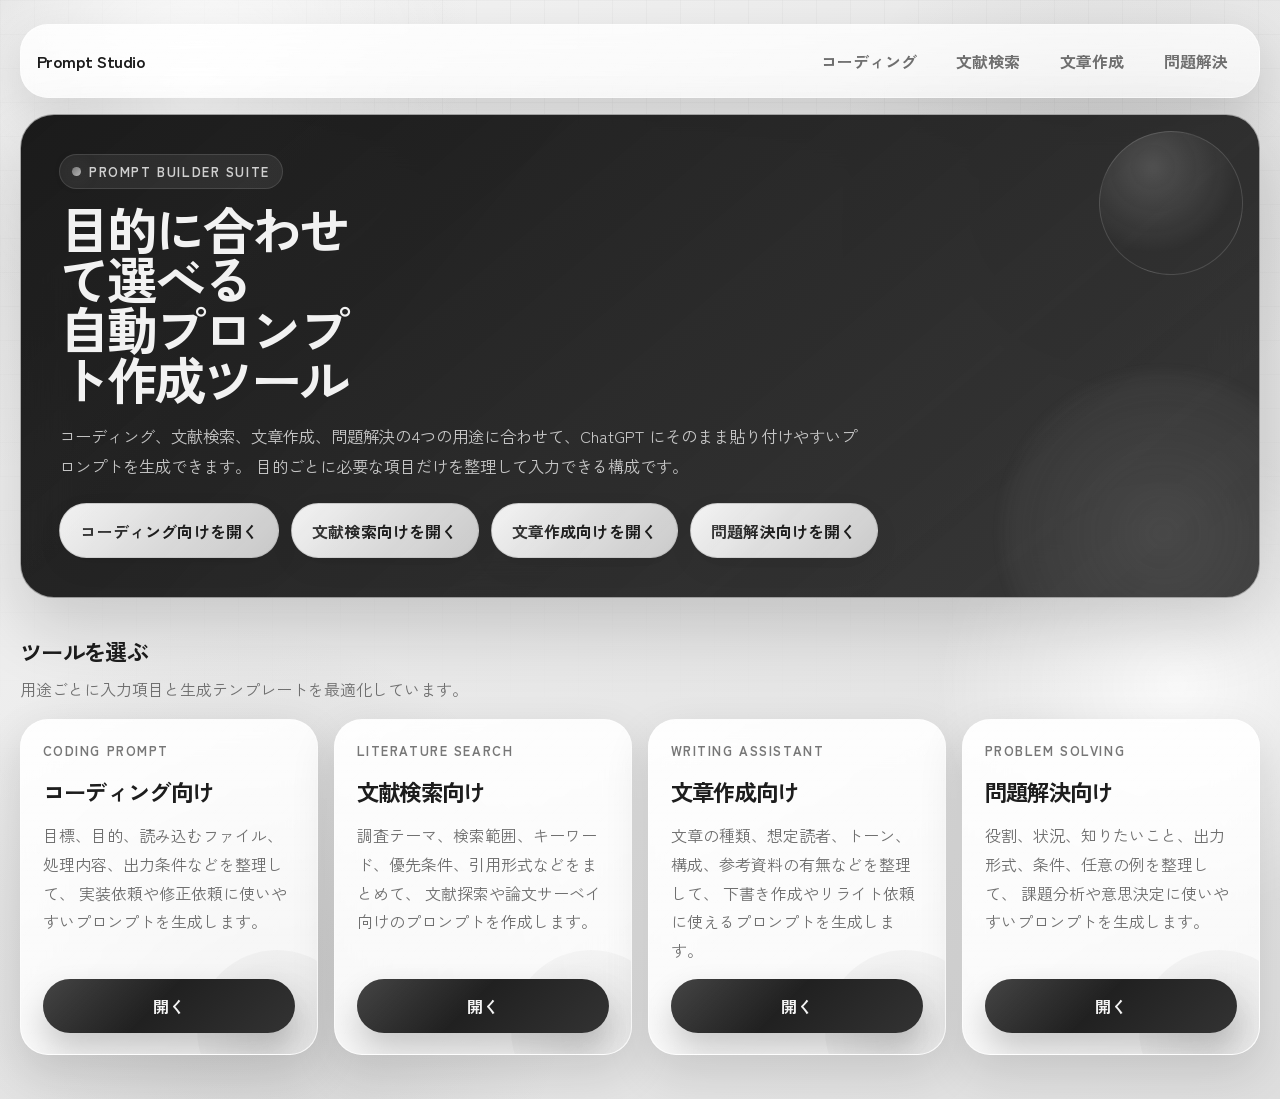
<file: index.html>
<!DOCTYPE html>
<html lang="ja">
  <head>
    <meta charset="UTF-8" />
    <meta name="viewport" content="width=device-width, initial-scale=1.0" />
    <title>Prompt Studio | 自動プロンプト作成ツール</title>
    <link rel="preconnect" href="https://fonts.googleapis.com" />
    <link rel="preconnect" href="https://fonts.gstatic.com" crossorigin />
    <link
      href="https://fonts.googleapis.com/css2?family=Zen+Kaku+Gothic+New:wght@400;500;700&family=Space+Grotesk:wght@500;700&display=swap"
      rel="stylesheet"
    />
    <link rel="stylesheet" href="styles.css" />
  </head>
  <body>
    <div class="page-shell">
      <header class="site-nav">
        <a class="brand-link" href="index.html">Prompt Studio</a>
        <nav class="nav-links" aria-label="ツール一覧">
          <a class="nav-link" href="coding.html">コーディング</a>
          <a class="nav-link" href="literature.html">文献検索</a>
          <a class="nav-link" href="writing.html">文章作成</a>
          <a class="nav-link" href="problem-solving.html">問題解決</a>
        </nav>
      </header>

      <header class="hero home-hero">
        <p class="eyebrow">Prompt Builder Suite</p>
        <h1>目的に合わせて選べる<br />自動プロンプト作成ツール</h1>
        <p class="hero-copy">
          コーディング、文献検索、文章作成、問題解決の4つの用途に合わせて、ChatGPT にそのまま貼り付けやすいプロンプトを生成できます。
          目的ごとに必要な項目だけを整理して入力できる構成です。
        </p>
        <div class="hero-actions">
          <a class="button secondary link-button" href="coding.html">コーディング向けを開く</a>
          <a class="button secondary link-button" href="literature.html">文献検索向けを開く</a>
          <a class="button secondary link-button" href="writing.html">文章作成向けを開く</a>
          <a class="button secondary link-button" href="problem-solving.html">問題解決向けを開く</a>
        </div>
      </header>

      <main class="home-main">
        <section class="home-section">
          <div class="section-heading">
            <h2>ツールを選ぶ</h2>
            <p>用途ごとに入力項目と生成テンプレートを最適化しています。</p>
          </div>

          <div class="tool-grid">
            <article class="tool-card">
              <p class="card-meta">Coding Prompt</p>
              <h3>コーディング向け</h3>
              <p class="card-copy">
                目標、目的、読み込むファイル、処理内容、出力条件などを整理して、
                実装依頼や修正依頼に使いやすいプロンプトを生成します。
              </p>
              <a class="button primary link-button" href="coding.html">開く</a>
            </article>

            <article class="tool-card">
              <p class="card-meta">Literature Search</p>
              <h3>文献検索向け</h3>
              <p class="card-copy">
                調査テーマ、検索範囲、キーワード、優先条件、引用形式などをまとめて、
                文献探索や論文サーベイ向けのプロンプトを作成します。
              </p>
              <a class="button primary link-button" href="literature.html">開く</a>
            </article>

            <article class="tool-card">
              <p class="card-meta">Writing Assistant</p>
              <h3>文章作成向け</h3>
              <p class="card-copy">
                文章の種類、想定読者、トーン、構成、参考資料の有無などを整理して、
                下書き作成やリライト依頼に使えるプロンプトを生成します。
              </p>
              <a class="button primary link-button" href="writing.html">開く</a>
            </article>

            <article class="tool-card">
              <p class="card-meta">Problem Solving</p>
              <h3>問題解決向け</h3>
              <p class="card-copy">
                役割、状況、知りたいこと、出力形式、条件、任意の例を整理して、
                課題分析や意思決定に使いやすいプロンプトを生成します。
              </p>
              <a class="button primary link-button" href="problem-solving.html">開く</a>
            </article>
          </div>
        </section>
      </main>
    </div>
  </body>
</html>
</file>
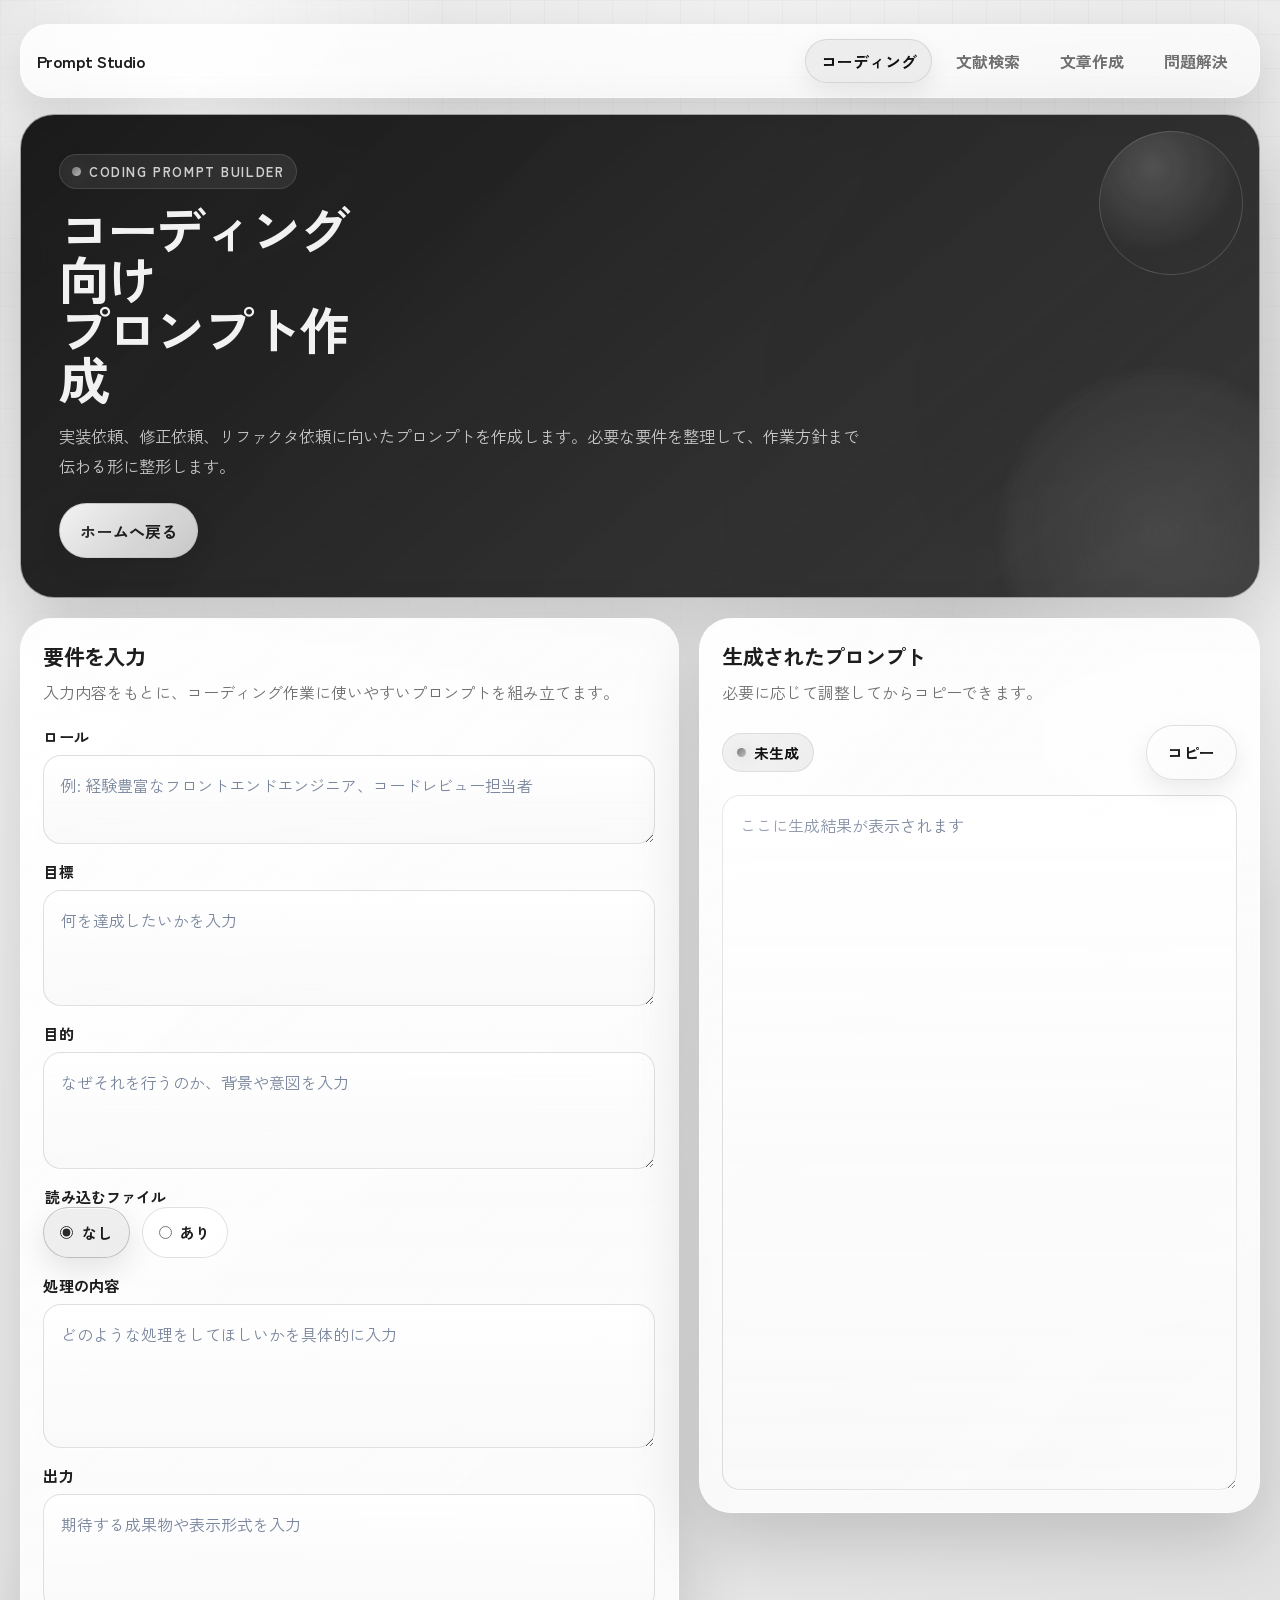
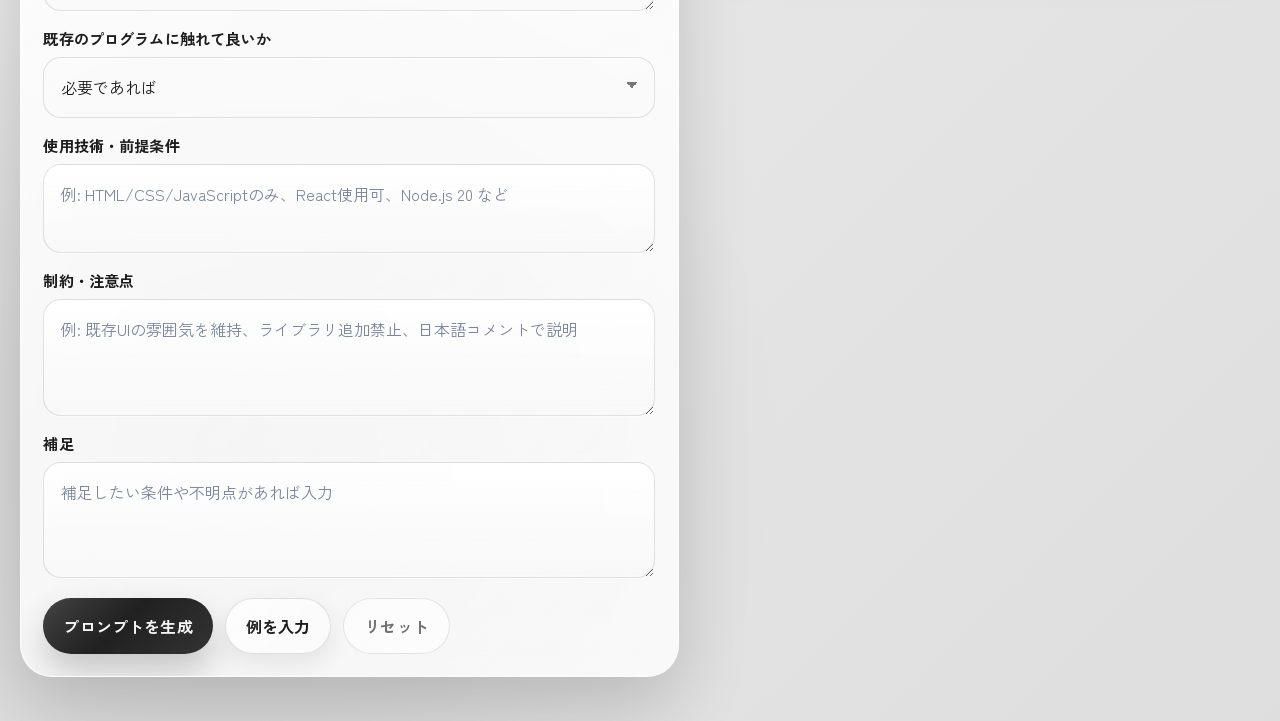
<file: coding.html>
<!DOCTYPE html>
<html lang="ja">
  <head>
    <meta charset="UTF-8" />
    <meta name="viewport" content="width=device-width, initial-scale=1.0" />
    <title>コーディング向け | 自動プロンプト作成ツール</title>
    <link rel="preconnect" href="https://fonts.googleapis.com" />
    <link rel="preconnect" href="https://fonts.gstatic.com" crossorigin />
    <link
      href="https://fonts.googleapis.com/css2?family=Zen+Kaku+Gothic+New:wght@400;500;700&family=Space+Grotesk:wght@500;700&display=swap"
      rel="stylesheet"
    />
    <link rel="stylesheet" href="styles.css" />
  </head>
  <body>
    <div class="page-shell">
      <header class="site-nav">
        <a class="brand-link" href="index.html">Prompt Studio</a>
        <nav class="nav-links" aria-label="ツール一覧">
          <a class="nav-link" href="coding.html" aria-current="page">コーディング</a>
          <a class="nav-link" href="literature.html">文献検索</a>
          <a class="nav-link" href="writing.html">文章作成</a>
          <a class="nav-link" href="problem-solving.html">問題解決</a>
        </nav>
      </header>

      <header class="hero tool-hero">
        <p id="pageEyebrow" class="eyebrow"></p>
        <h1 id="pageTitle"></h1>
        <p id="pageCopy" class="hero-copy"></p>
        <div class="hero-actions">
          <a class="button secondary link-button" href="index.html">ホームへ戻る</a>
        </div>
      </header>

      <main class="grid">
        <section class="panel form-panel">
          <div class="panel-heading">
            <h2 id="formTitle"></h2>
            <p id="formDescription"></p>
          </div>
          <form id="promptForm" class="prompt-form"></form>
        </section>

        <section class="panel output-panel">
          <div class="panel-heading">
            <h2>生成されたプロンプト</h2>
            <p>必要に応じて調整してからコピーできます。</p>
          </div>

          <div class="output-toolbar">
            <span id="statusMessage" class="status">未生成</span>
            <button type="button" id="copyButton" class="button secondary">コピー</button>
          </div>

          <textarea
            id="generatedPrompt"
            class="output-area"
            rows="24"
            placeholder="ここに生成結果が表示されます"
          ></textarea>
        </section>
      </main>
    </div>

    <script id="pageConfig" type="application/json">
      {
        "slug": "coding",
        "pageTitle": "コーディング向けプロンプト作成",
        "pageHeadingHtml": "コーディング向け<br />プロンプト作成",
        "eyebrow": "Coding Prompt Builder",
        "heroCopy": "実装依頼、修正依頼、リファクタ依頼に向いたプロンプトを作成します。必要な要件を整理して、作業方針まで伝わる形に整形します。",
        "formTitle": "要件を入力",
        "formDescription": "入力内容をもとに、コーディング作業に使いやすいプロンプトを組み立てます。",
        "storageKey": "promptBuilderCoding",
        "intro": "以下の条件で、最適な実装・設計を進めてください。",
        "guidance": "不足している前提があれば、合理的に補完したうえで提案・実装してください。必要であれば、作業前に確認事項も整理してください。",
        "expectation": "実装方針を簡潔に整理し、必要に応じてコード例、修正内容、注意点、テスト観点も示してください。",
        "fields": [
          {
            "id": "role",
            "label": "ロール",
            "type": "textarea",
            "rows": 2,
            "placeholder": "例: 経験豊富なフロントエンドエンジニア、コードレビュー担当者"
          },
          {
            "id": "goal",
            "label": "目標",
            "type": "textarea",
            "rows": 3,
            "required": true,
            "placeholder": "何を達成したいかを入力"
          },
          {
            "id": "purpose",
            "label": "目的",
            "type": "textarea",
            "rows": 3,
            "placeholder": "なぜそれを行うのか、背景や意図を入力"
          },
          {
            "id": "hasFiles",
            "label": "読み込むファイル",
            "type": "radio",
            "options": ["なし", "あり"],
            "default": "なし"
          },
          {
            "id": "files",
            "label": "読み込むファイル名・場所",
            "type": "textarea",
            "rows": 2,
            "placeholder": "例: src/app.js, config/settings.json",
            "conditional": { "field": "hasFiles", "value": "あり" }
          },
          {
            "id": "fileSummary",
            "label": "ファイル概要",
            "type": "textarea",
            "rows": 3,
            "placeholder": "各ファイルの役割や中身の概要を入力",
            "conditional": { "field": "hasFiles", "value": "あり" }
          },
          {
            "id": "process",
            "label": "処理の内容",
            "type": "textarea",
            "rows": 4,
            "required": true,
            "placeholder": "どのような処理をしてほしいかを具体的に入力"
          },
          {
            "id": "output",
            "label": "出力",
            "type": "textarea",
            "rows": 3,
            "required": true,
            "placeholder": "期待する成果物や表示形式を入力"
          },
          {
            "id": "touchExisting",
            "label": "既存のプログラムに触れて良いか",
            "type": "select",
            "options": ["はい", "いいえ", "必要であれば"],
            "default": "必要であれば"
          },
          {
            "id": "stack",
            "label": "使用技術・前提条件",
            "type": "textarea",
            "rows": 2,
            "placeholder": "例: HTML/CSS/JavaScriptのみ、React使用可、Node.js 20 など"
          },
          {
            "id": "constraints",
            "label": "制約・注意点",
            "type": "textarea",
            "rows": 3,
            "placeholder": "例: 既存UIの雰囲気を維持、ライブラリ追加禁止、日本語コメントで説明"
          },
          {
            "id": "notes",
            "label": "補足",
            "type": "textarea",
            "rows": 3,
            "placeholder": "補足したい条件や不明点があれば入力"
          }
        ],
        "promptSections": [
          { "title": "＃ロール", "field": "role" },
          { "title": "＃目標", "field": "goal" },
          { "title": "＃目的", "field": "purpose" },
          { "title": "＃読み込むファイル", "field": "hasFiles" },
          {
            "title": "＃読み込むファイル名・場所",
            "field": "files",
            "emptyFallback": "未指定",
            "conditional": { "field": "hasFiles", "value": "あり" }
          },
          {
            "title": "＃ファイル概要",
            "field": "fileSummary",
            "emptyFallback": "未指定",
            "conditional": { "field": "hasFiles", "value": "あり" }
          },
          { "title": "＃処理の内容", "field": "process" },
          { "title": "＃出力", "field": "output" },
          { "title": "＃既存のプログラムに触れて良いか", "field": "touchExisting" },
          { "title": "＃使用技術・前提条件", "field": "stack" },
          { "title": "＃制約・注意点", "field": "constraints" },
          { "title": "＃補足", "field": "notes" }
        ],
        "exampleData": {
          "role": "経験豊富なフロントエンドエンジニアとして対応してほしい。",
          "goal": "既存の問い合わせフォームを改善し、入力内容から適切なバリデーションと送信処理を実装したい。",
          "purpose": "入力ミスを減らし、送信失敗時の原因を分かりやすくして、問い合わせ完了率を上げたい。",
          "hasFiles": "あり",
          "files": "index.html, styles.css, script.js",
          "fileSummary": "index.html はフォーム構造、styles.css は画面デザイン、script.js は送信処理とバリデーションを担当している。",
          "process": "必須項目チェック、メールアドレス形式チェック、エラー表示、送信中の二重送信防止、成功時メッセージ表示を実装したい。",
          "output": "修正後のコードと、どのような変更を行ったかの説明を出力してほしい。",
          "touchExisting": "必要であれば",
          "stack": "HTML/CSS/JavaScriptのみで対応。外部ライブラリは追加しない。",
          "constraints": "既存の見た目は大きく変えず、モバイル表示も崩さないようにしたい。",
          "notes": "必要なら改善案も追加で提案してほしい。"
        }
      }
    </script>
    <script src="script.js"></script>
  </body>
</html>
</file>
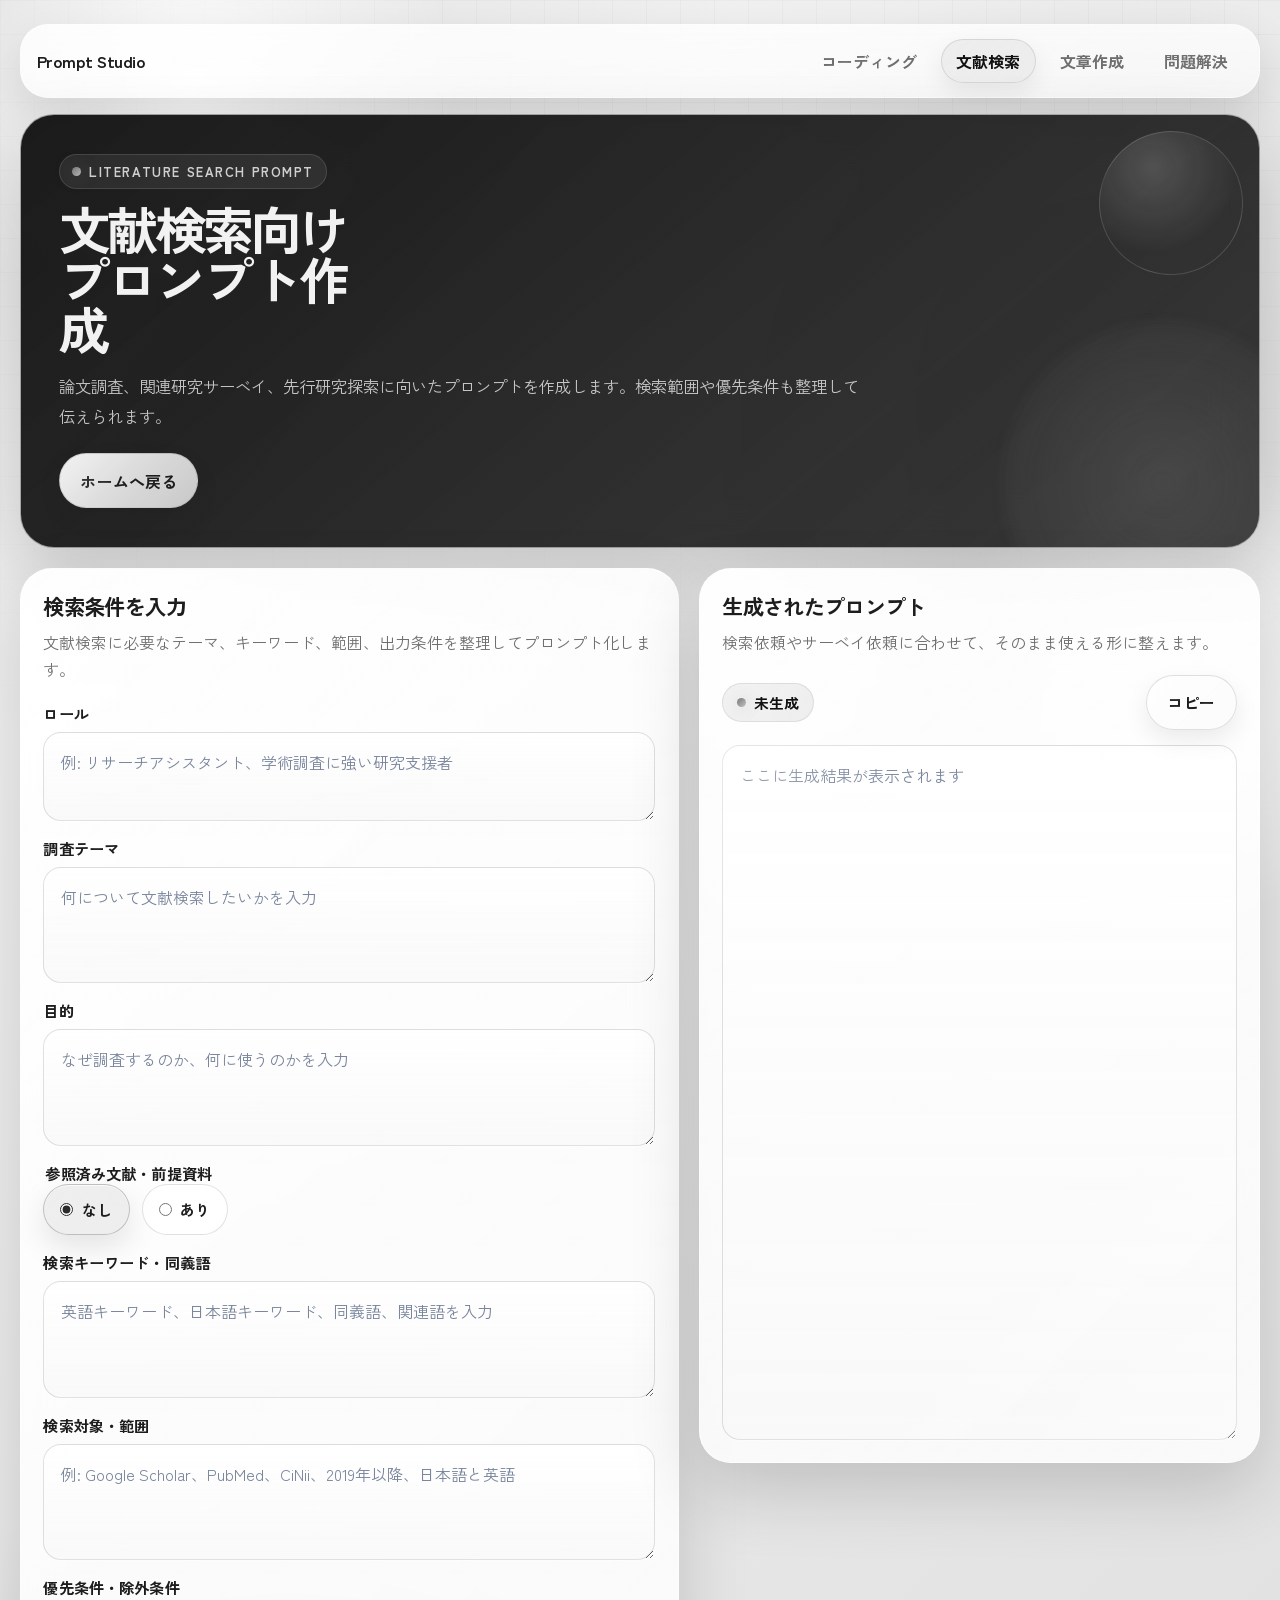
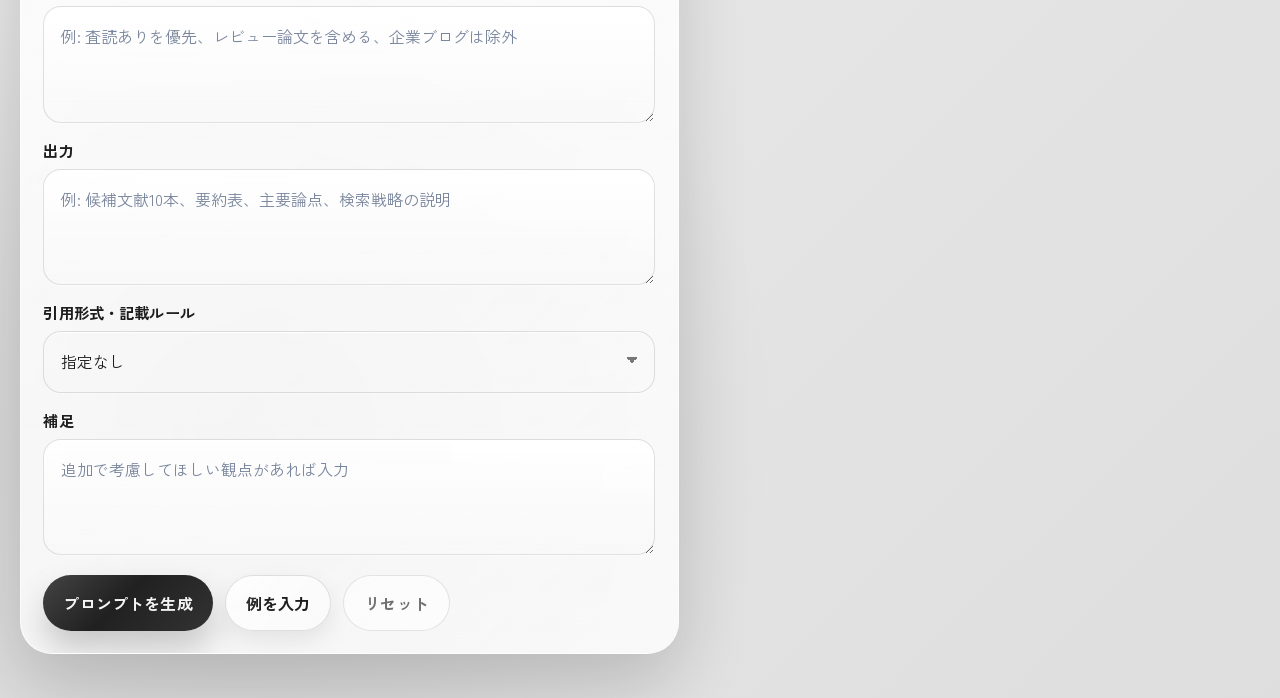
<file: literature.html>
<!DOCTYPE html>
<html lang="ja">
  <head>
    <meta charset="UTF-8" />
    <meta name="viewport" content="width=device-width, initial-scale=1.0" />
    <title>文献検索向け | 自動プロンプト作成ツール</title>
    <link rel="preconnect" href="https://fonts.googleapis.com" />
    <link rel="preconnect" href="https://fonts.gstatic.com" crossorigin />
    <link
      href="https://fonts.googleapis.com/css2?family=Zen+Kaku+Gothic+New:wght@400;500;700&family=Space+Grotesk:wght@500;700&display=swap"
      rel="stylesheet"
    />
    <link rel="stylesheet" href="styles.css" />
  </head>
  <body>
    <div class="page-shell">
      <header class="site-nav">
        <a class="brand-link" href="index.html">Prompt Studio</a>
        <nav class="nav-links" aria-label="ツール一覧">
          <a class="nav-link" href="coding.html">コーディング</a>
          <a class="nav-link" href="literature.html" aria-current="page">文献検索</a>
          <a class="nav-link" href="writing.html">文章作成</a>
          <a class="nav-link" href="problem-solving.html">問題解決</a>
        </nav>
      </header>

      <header class="hero tool-hero">
        <p id="pageEyebrow" class="eyebrow"></p>
        <h1 id="pageTitle"></h1>
        <p id="pageCopy" class="hero-copy"></p>
        <div class="hero-actions">
          <a class="button secondary link-button" href="index.html">ホームへ戻る</a>
        </div>
      </header>

      <main class="grid">
        <section class="panel form-panel">
          <div class="panel-heading">
            <h2 id="formTitle"></h2>
            <p id="formDescription"></p>
          </div>
          <form id="promptForm" class="prompt-form"></form>
        </section>

        <section class="panel output-panel">
          <div class="panel-heading">
            <h2>生成されたプロンプト</h2>
            <p>検索依頼やサーベイ依頼に合わせて、そのまま使える形に整えます。</p>
          </div>

          <div class="output-toolbar">
            <span id="statusMessage" class="status">未生成</span>
            <button type="button" id="copyButton" class="button secondary">コピー</button>
          </div>

          <textarea
            id="generatedPrompt"
            class="output-area"
            rows="24"
            placeholder="ここに生成結果が表示されます"
          ></textarea>
        </section>
      </main>
    </div>

    <script id="pageConfig" type="application/json">
      {
        "slug": "literature",
        "pageTitle": "文献検索向けプロンプト作成",
        "pageHeadingHtml": "文献検索向け<br />プロンプト作成",
        "eyebrow": "Literature Search Prompt",
        "heroCopy": "論文調査、関連研究サーベイ、先行研究探索に向いたプロンプトを作成します。検索範囲や優先条件も整理して伝えられます。",
        "formTitle": "検索条件を入力",
        "formDescription": "文献検索に必要なテーマ、キーワード、範囲、出力条件を整理してプロンプト化します。",
        "storageKey": "promptBuilderLiterature",
        "intro": "以下の条件で、文献検索と関連研究の整理を進めてください。",
        "guidance": "信頼性の高い情報源を優先し、検索戦略が分かる形で候補文献と要点を整理してください。不足条件があれば合理的に補ってください。",
        "expectation": "検索語の提案、検索範囲、候補文献、各文献の要点、比較観点、引用情報、追加で探すべき観点まで整理してください。",
        "fields": [
          {
            "id": "role",
            "label": "ロール",
            "type": "textarea",
            "rows": 2,
            "placeholder": "例: リサーチアシスタント、学術調査に強い研究支援者"
          },
          {
            "id": "topic",
            "label": "調査テーマ",
            "type": "textarea",
            "rows": 3,
            "required": true,
            "placeholder": "何について文献検索したいかを入力"
          },
          {
            "id": "purpose",
            "label": "目的",
            "type": "textarea",
            "rows": 3,
            "placeholder": "なぜ調査するのか、何に使うのかを入力"
          },
          {
            "id": "hasSources",
            "label": "参照済み文献・前提資料",
            "type": "radio",
            "options": ["なし", "あり"],
            "default": "なし"
          },
          {
            "id": "sources",
            "label": "文献名・URL・資料名",
            "type": "textarea",
            "rows": 2,
            "placeholder": "例: 論文名、URL、書籍名、レビュー記事など",
            "conditional": { "field": "hasSources", "value": "あり" }
          },
          {
            "id": "sourceSummary",
            "label": "前提資料の概要",
            "type": "textarea",
            "rows": 3,
            "placeholder": "既に分かっていること、参照資料の中身や目的を入力",
            "conditional": { "field": "hasSources", "value": "あり" }
          },
          {
            "id": "keywords",
            "label": "検索キーワード・同義語",
            "type": "textarea",
            "rows": 3,
            "required": true,
            "placeholder": "英語キーワード、日本語キーワード、同義語、関連語を入力"
          },
          {
            "id": "scope",
            "label": "検索対象・範囲",
            "type": "textarea",
            "rows": 3,
            "required": true,
            "placeholder": "例: Google Scholar、PubMed、CiNii、2019年以降、日本語と英語"
          },
          {
            "id": "priority",
            "label": "優先条件・除外条件",
            "type": "textarea",
            "rows": 3,
            "placeholder": "例: 査読ありを優先、レビュー論文を含める、企業ブログは除外"
          },
          {
            "id": "output",
            "label": "出力",
            "type": "textarea",
            "rows": 3,
            "required": true,
            "placeholder": "例: 候補文献10本、要約表、主要論点、検索戦略の説明"
          },
          {
            "id": "citationStyle",
            "label": "引用形式・記載ルール",
            "type": "select",
            "options": ["指定なし", "APA", "MLA", "Chicago", "SIST"],
            "default": "指定なし"
          },
          {
            "id": "notes",
            "label": "補足",
            "type": "textarea",
            "rows": 3,
            "placeholder": "追加で考慮してほしい観点があれば入力"
          }
        ],
        "promptSections": [
          { "title": "＃ロール", "field": "role" },
          { "title": "＃調査テーマ", "field": "topic" },
          { "title": "＃目的", "field": "purpose" },
          { "title": "＃参照済み文献・前提資料", "field": "hasSources" },
          {
            "title": "＃文献名・URL・資料名",
            "field": "sources",
            "emptyFallback": "未指定",
            "conditional": { "field": "hasSources", "value": "あり" }
          },
          {
            "title": "＃前提資料の概要",
            "field": "sourceSummary",
            "emptyFallback": "未指定",
            "conditional": { "field": "hasSources", "value": "あり" }
          },
          { "title": "＃検索キーワード・同義語", "field": "keywords" },
          { "title": "＃検索対象・範囲", "field": "scope" },
          { "title": "＃優先条件・除外条件", "field": "priority" },
          { "title": "＃出力", "field": "output" },
          { "title": "＃引用形式・記載ルール", "field": "citationStyle" },
          { "title": "＃補足", "field": "notes" }
        ],
        "exampleData": {
          "role": "研究支援に慣れたリサーチアシスタントとして対応してほしい。",
          "topic": "生成AIを活用したプログラミング教育支援に関する最近の研究動向を調べたい。",
          "purpose": "卒業研究の関連研究整理に使うため、主要テーマと研究ギャップを把握したい。",
          "hasSources": "あり",
          "sources": "Google Scholar の検索結果、教育工学系の先行論文数本",
          "sourceSummary": "学習支援、コード補完、フィードバック自動化に関する文献をいくつか確認済み。",
          "keywords": "generative AI programming education, AI-assisted coding education, code feedback, computer science education",
          "scope": "Google Scholar、ACM Digital Library、IEEE Xplore、2022年以降、英語文献中心",
          "priority": "査読付き論文を優先し、ニュース記事や企業ブログは除外したい。",
          "output": "主要文献10本程度、各文献の要点、比較表、研究ギャップの整理を出力してほしい。",
          "citationStyle": "APA",
          "notes": "可能なら教育効果の評価方法についても注目して整理してほしい。"
        }
      }
    </script>
    <script src="script.js"></script>
  </body>
</html>
</file>
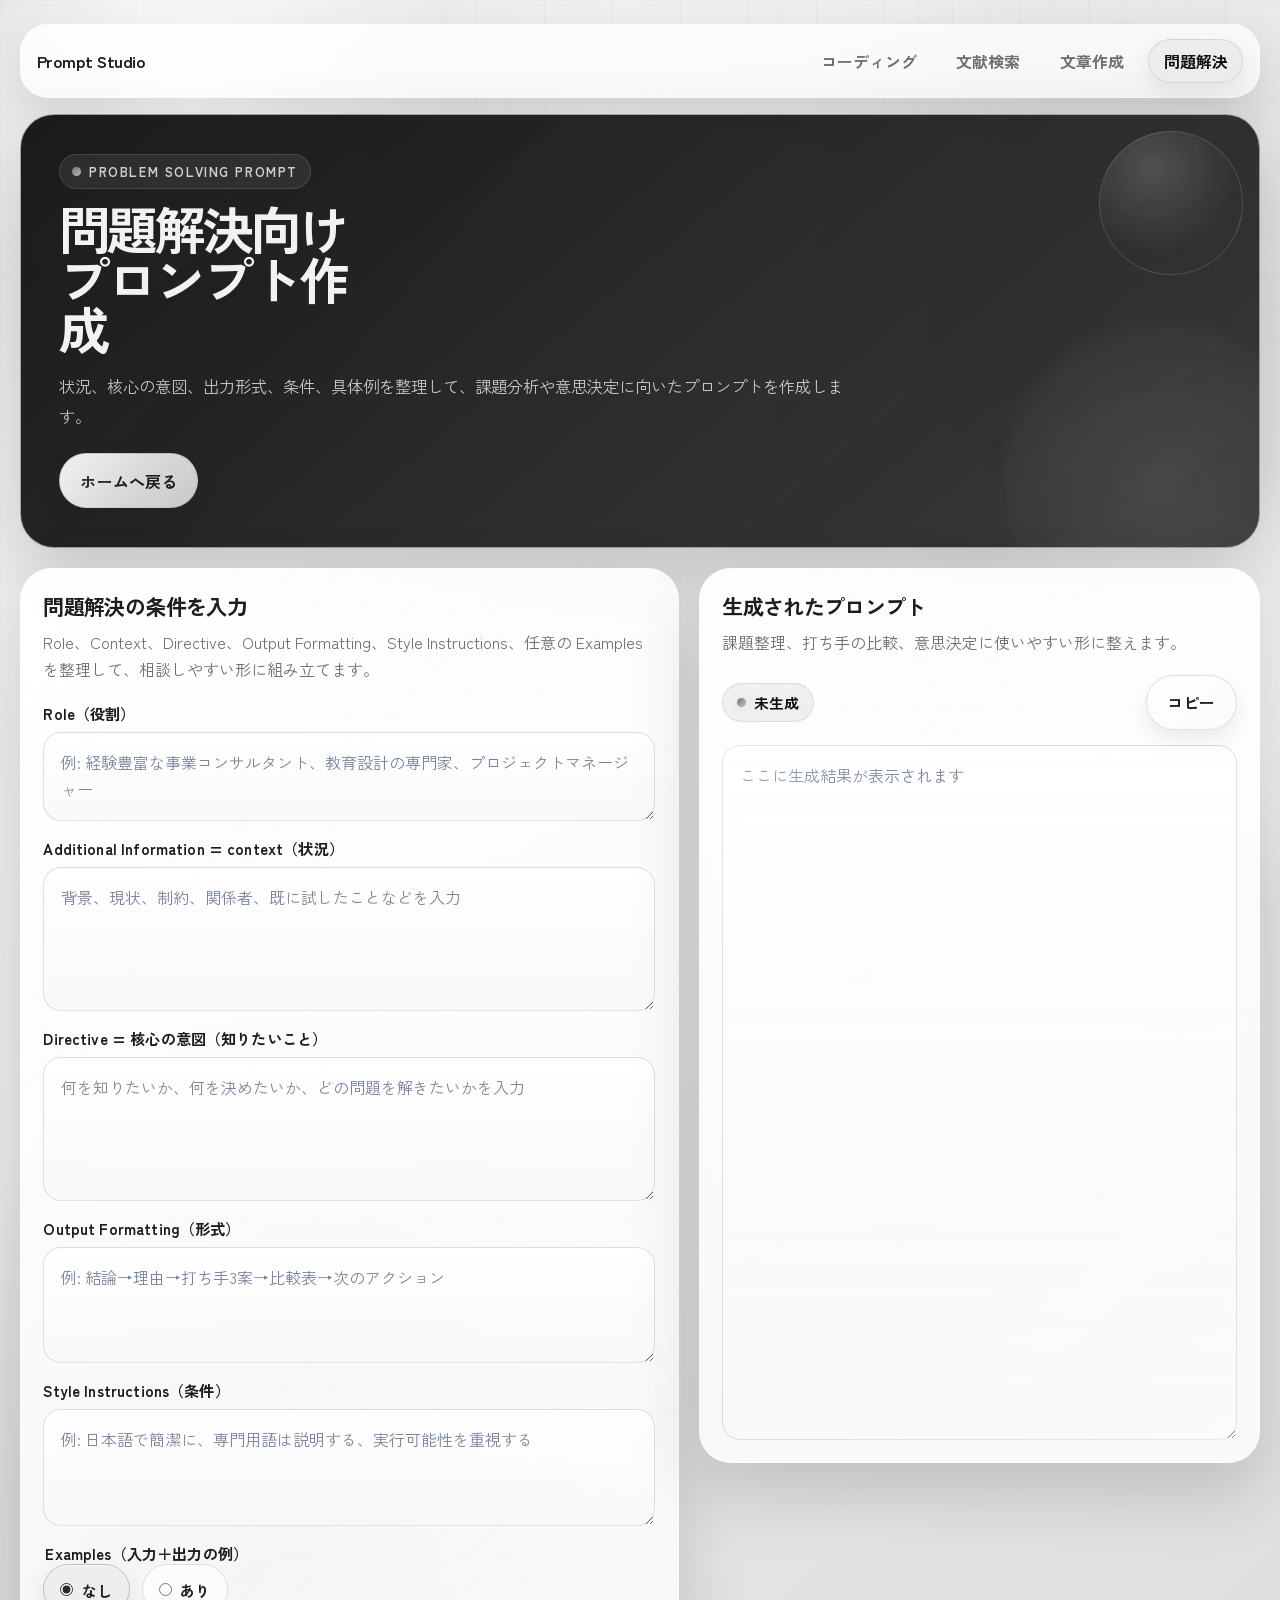
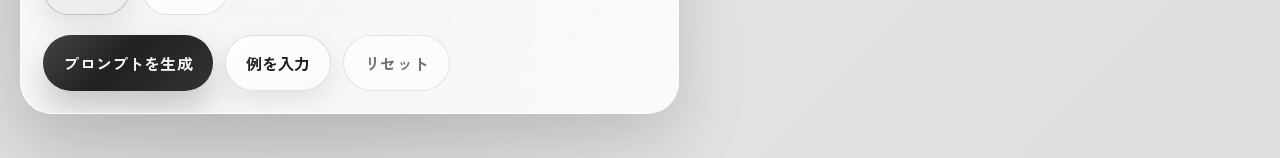
<file: problem-solving.html>
<!DOCTYPE html>
<html lang="ja">
  <head>
    <meta charset="UTF-8" />
    <meta name="viewport" content="width=device-width, initial-scale=1.0" />
    <title>問題解決向け | 自動プロンプト作成ツール</title>
    <link rel="preconnect" href="https://fonts.googleapis.com" />
    <link rel="preconnect" href="https://fonts.gstatic.com" crossorigin />
    <link
      href="https://fonts.googleapis.com/css2?family=Zen+Kaku+Gothic+New:wght@400;500;700&family=Space+Grotesk:wght@500;700&display=swap"
      rel="stylesheet"
    />
    <link rel="stylesheet" href="styles.css" />
  </head>
  <body>
    <div class="page-shell">
      <header class="site-nav">
        <a class="brand-link" href="index.html">Prompt Studio</a>
        <nav class="nav-links" aria-label="ツール一覧">
          <a class="nav-link" href="coding.html">コーディング</a>
          <a class="nav-link" href="literature.html">文献検索</a>
          <a class="nav-link" href="writing.html">文章作成</a>
          <a class="nav-link" href="problem-solving.html" aria-current="page">問題解決</a>
        </nav>
      </header>

      <header class="hero tool-hero">
        <p id="pageEyebrow" class="eyebrow"></p>
        <h1 id="pageTitle"></h1>
        <p id="pageCopy" class="hero-copy"></p>
        <div class="hero-actions">
          <a class="button secondary link-button" href="index.html">ホームへ戻る</a>
        </div>
      </header>

      <main class="grid">
        <section class="panel form-panel">
          <div class="panel-heading">
            <h2 id="formTitle"></h2>
            <p id="formDescription"></p>
          </div>
          <form id="promptForm" class="prompt-form"></form>
        </section>

        <section class="panel output-panel">
          <div class="panel-heading">
            <h2>生成されたプロンプト</h2>
            <p>課題整理、打ち手の比較、意思決定に使いやすい形に整えます。</p>
          </div>

          <div class="output-toolbar">
            <span id="statusMessage" class="status">未生成</span>
            <button type="button" id="copyButton" class="button secondary">コピー</button>
          </div>

          <textarea
            id="generatedPrompt"
            class="output-area"
            rows="24"
            placeholder="ここに生成結果が表示されます"
          ></textarea>
        </section>
      </main>
    </div>

    <script id="pageConfig" type="application/json">
      {
        "slug": "problem-solving",
        "pageTitle": "問題解決向けプロンプト作成",
        "pageHeadingHtml": "問題解決向け<br />プロンプト作成",
        "eyebrow": "Problem Solving Prompt",
        "heroCopy": "状況、核心の意図、出力形式、条件、具体例を整理して、課題分析や意思決定に向いたプロンプトを作成します。",
        "formTitle": "問題解決の条件を入力",
        "formDescription": "Role、Context、Directive、Output Formatting、Style Instructions、任意の Examples を整理して、相談しやすい形に組み立てます。",
        "storageKey": "promptBuilderProblemSolving",
        "intro": "以下の条件で、問題解決に向けた分析・提案を進めてください。",
        "guidance": "状況を踏まえて核心の意図に答え、前提が不足している場合は合理的に補ってください。必要に応じて論点、選択肢、リスク、次の行動を整理してください。",
        "expectation": "結論、理由、具体的な解決策、比較観点、実行手順、注意点を分かりやすく示してください。",
        "fields": [
          {
            "id": "role",
            "label": "Role（役割）",
            "type": "textarea",
            "rows": 2,
            "required": true,
            "placeholder": "例: 経験豊富な事業コンサルタント、教育設計の専門家、プロジェクトマネージャー"
          },
          {
            "id": "context",
            "label": "Additional Information = context（状況）",
            "type": "textarea",
            "rows": 4,
            "required": true,
            "placeholder": "背景、現状、制約、関係者、既に試したことなどを入力"
          },
          {
            "id": "directive",
            "label": "Directive = 核心の意図（知りたいこと）",
            "type": "textarea",
            "rows": 4,
            "required": true,
            "placeholder": "何を知りたいか、何を決めたいか、どの問題を解きたいかを入力"
          },
          {
            "id": "outputFormatting",
            "label": "Output Formatting（形式）",
            "type": "textarea",
            "rows": 3,
            "required": true,
            "placeholder": "例: 結論→理由→打ち手3案→比較表→次のアクション"
          },
          {
            "id": "styleInstructions",
            "label": "Style Instructions（条件）",
            "type": "textarea",
            "rows": 3,
            "required": true,
            "placeholder": "例: 日本語で簡潔に、専門用語は説明する、実行可能性を重視する"
          },
          {
            "id": "hasExamples",
            "label": "Examples（入力＋出力の例）",
            "type": "radio",
            "options": ["なし", "あり"],
            "default": "なし"
          },
          {
            "id": "examples",
            "label": "Examples の内容",
            "type": "textarea",
            "rows": 5,
            "placeholder": "例: 入力例と望ましい出力例、過去の回答例、避けたい回答例など",
            "conditional": { "field": "hasExamples", "value": "あり" }
          }
        ],
        "promptSections": [
          { "title": "＃Role（役割）", "field": "role" },
          { "title": "＃Additional Information = context（状況）", "field": "context" },
          { "title": "＃Directive = 核心の意図（知りたいこと）", "field": "directive" },
          { "title": "＃Output Formatting（形式）", "field": "outputFormatting" },
          { "title": "＃Style Instructions（条件）", "field": "styleInstructions" },
          { "title": "＃Examples（入力＋出力の例）", "field": "hasExamples" },
          {
            "title": "＃Examples の内容",
            "field": "examples",
            "emptyFallback": "未指定",
            "conditional": { "field": "hasExamples", "value": "あり" }
          }
        ],
        "exampleData": {
          "role": "経験豊富なプロジェクトマネージャーとして、現実的な打ち手を提案してほしい。",
          "context": "小規模チームで新しいWebサービスを開発している。リリース予定まで残り3週間だが、主要機能の一部が遅れている。メンバーは3名で、デザインと実装の両方を兼任している。",
          "directive": "リリース日を守るために、何を削り、何を優先し、どのように進めるべきかを知りたい。",
          "outputFormatting": "最初に結論を示し、その後に優先順位、削る候補、残すべき機能、3週間の進め方、リスクを表で整理してほしい。",
          "styleInstructions": "日本語で簡潔に。理想論ではなく、少人数チームでも実行できる具体策を重視してほしい。",
          "hasExamples": "あり",
          "examples": "入力例: 残り期間が短く、機能が遅れている。出力例: 優先度A/B/Cに分け、削る判断基準と今週やることを明確にする。"
        }
      }
    </script>
    <script src="script.js"></script>
  </body>
</html>
</file>
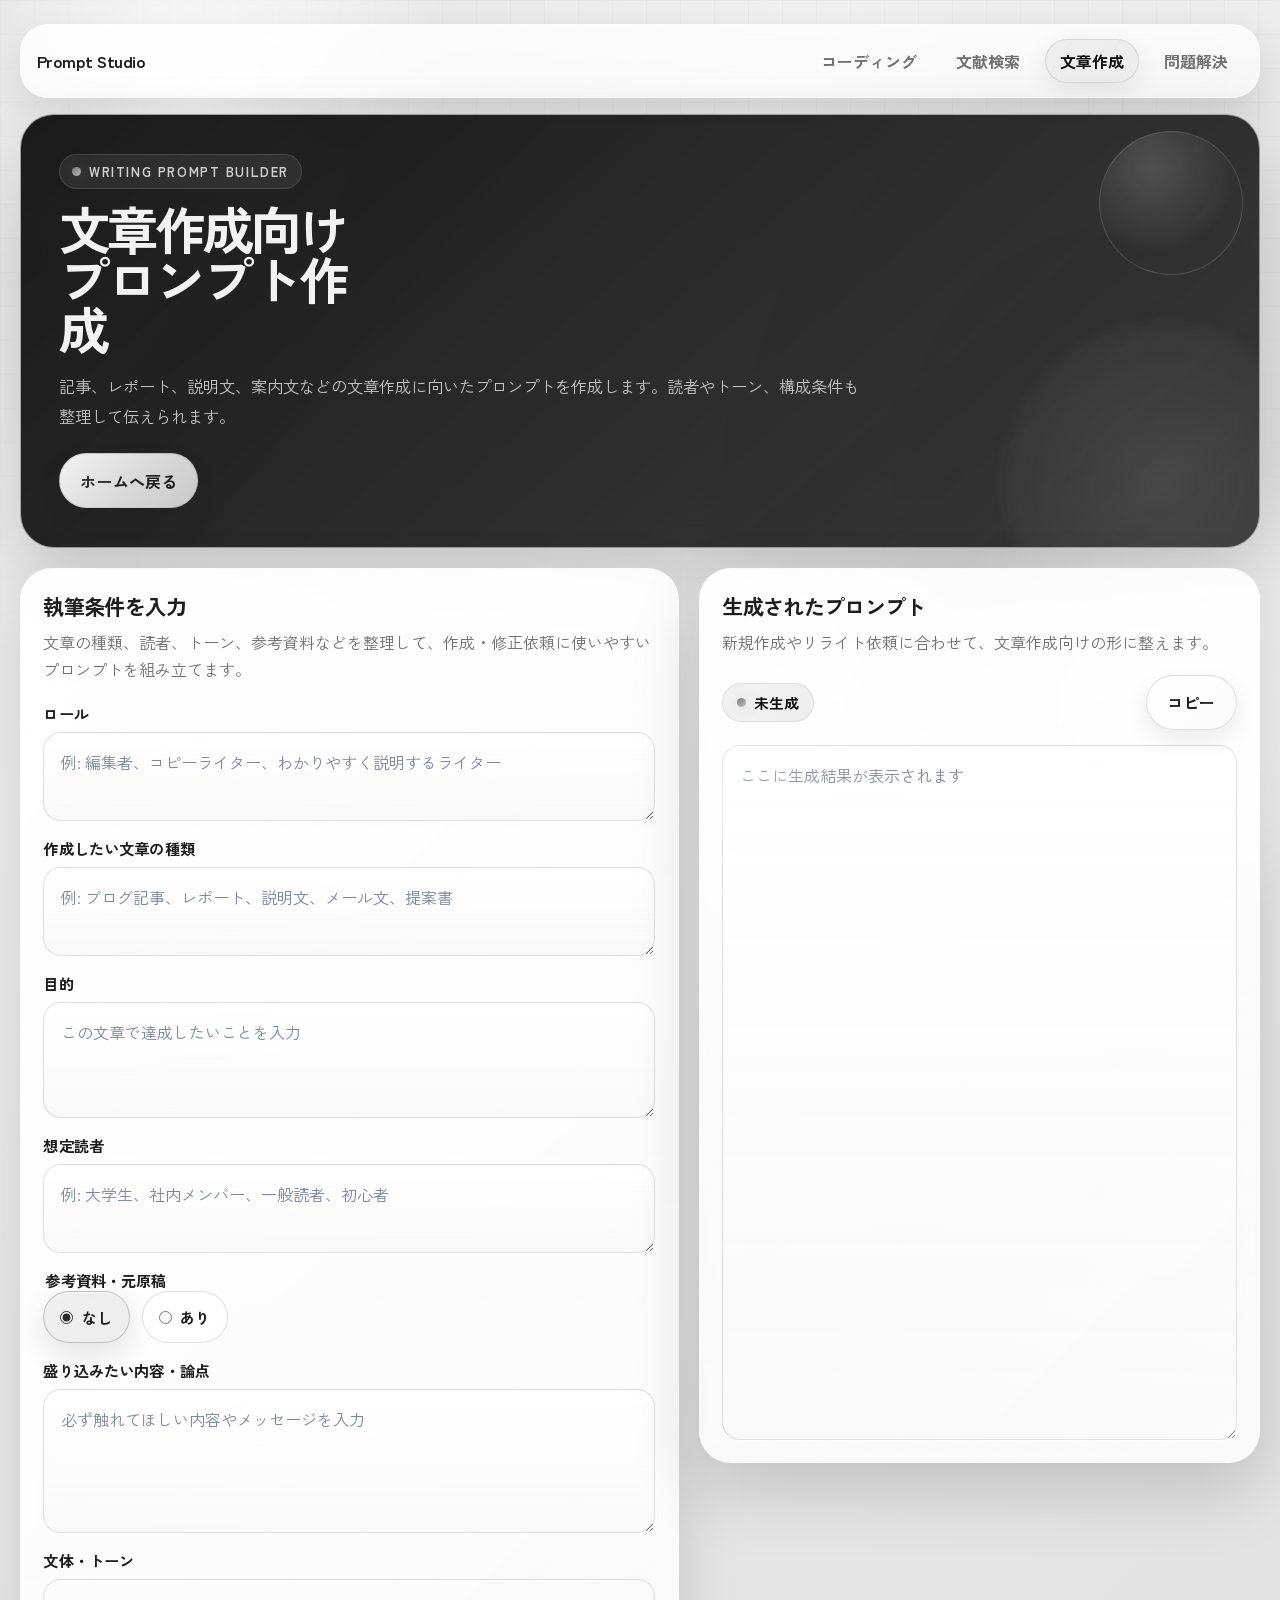
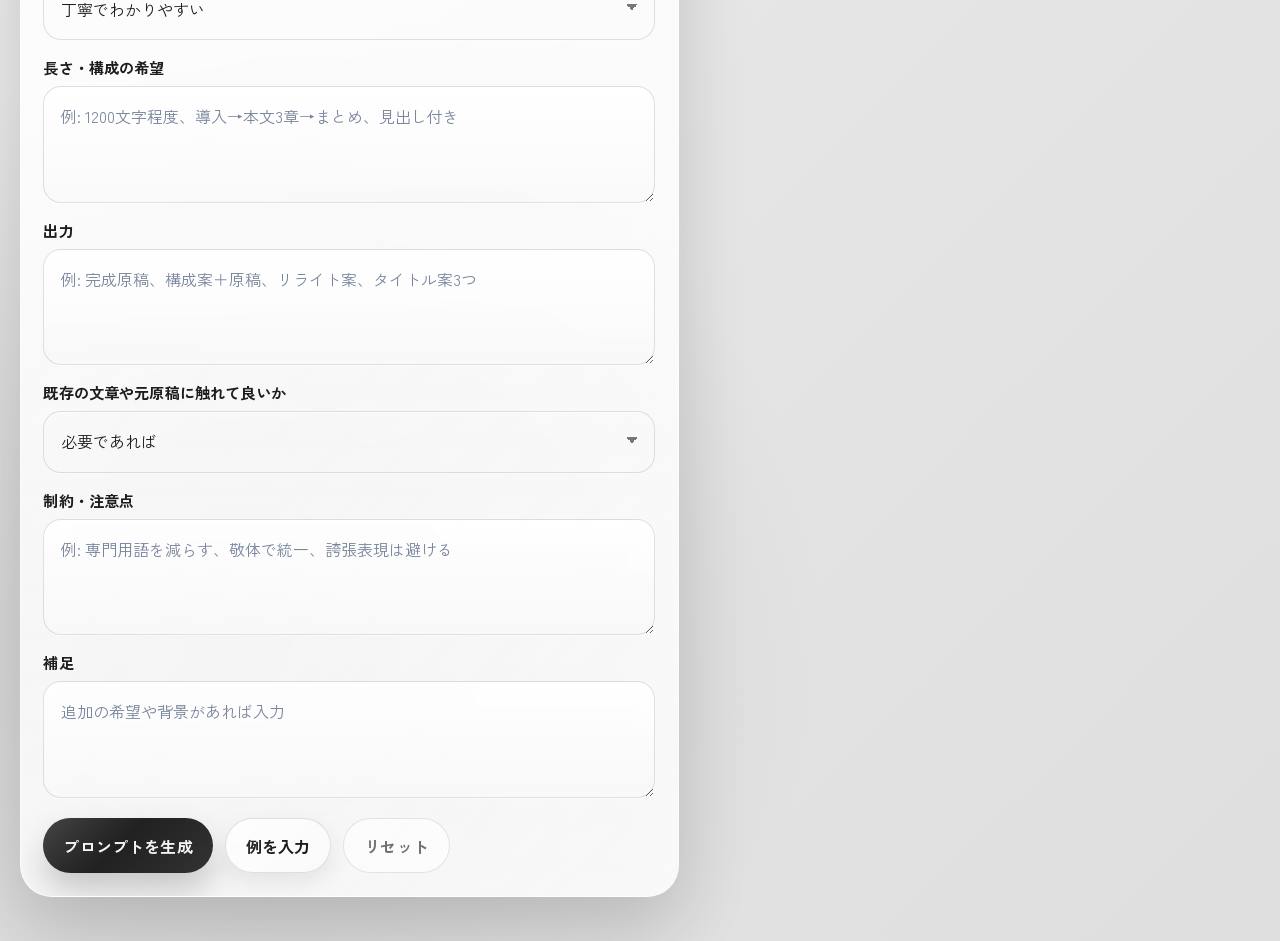
<file: writing.html>
<!DOCTYPE html>
<html lang="ja">
  <head>
    <meta charset="UTF-8" />
    <meta name="viewport" content="width=device-width, initial-scale=1.0" />
    <title>文章作成向け | 自動プロンプト作成ツール</title>
    <link rel="preconnect" href="https://fonts.googleapis.com" />
    <link rel="preconnect" href="https://fonts.gstatic.com" crossorigin />
    <link
      href="https://fonts.googleapis.com/css2?family=Zen+Kaku+Gothic+New:wght@400;500;700&family=Space+Grotesk:wght@500;700&display=swap"
      rel="stylesheet"
    />
    <link rel="stylesheet" href="styles.css" />
  </head>
  <body>
    <div class="page-shell">
      <header class="site-nav">
        <a class="brand-link" href="index.html">Prompt Studio</a>
        <nav class="nav-links" aria-label="ツール一覧">
          <a class="nav-link" href="coding.html">コーディング</a>
          <a class="nav-link" href="literature.html">文献検索</a>
          <a class="nav-link" href="writing.html" aria-current="page">文章作成</a>
          <a class="nav-link" href="problem-solving.html">問題解決</a>
        </nav>
      </header>

      <header class="hero tool-hero">
        <p id="pageEyebrow" class="eyebrow"></p>
        <h1 id="pageTitle"></h1>
        <p id="pageCopy" class="hero-copy"></p>
        <div class="hero-actions">
          <a class="button secondary link-button" href="index.html">ホームへ戻る</a>
        </div>
      </header>

      <main class="grid">
        <section class="panel form-panel">
          <div class="panel-heading">
            <h2 id="formTitle"></h2>
            <p id="formDescription"></p>
          </div>
          <form id="promptForm" class="prompt-form"></form>
        </section>

        <section class="panel output-panel">
          <div class="panel-heading">
            <h2>生成されたプロンプト</h2>
            <p>新規作成やリライト依頼に合わせて、文章作成向けの形に整えます。</p>
          </div>

          <div class="output-toolbar">
            <span id="statusMessage" class="status">未生成</span>
            <button type="button" id="copyButton" class="button secondary">コピー</button>
          </div>

          <textarea
            id="generatedPrompt"
            class="output-area"
            rows="24"
            placeholder="ここに生成結果が表示されます"
          ></textarea>
        </section>
      </main>
    </div>

    <script id="pageConfig" type="application/json">
      {
        "slug": "writing",
        "pageTitle": "文章作成向けプロンプト作成",
        "pageHeadingHtml": "文章作成向け<br />プロンプト作成",
        "eyebrow": "Writing Prompt Builder",
        "heroCopy": "記事、レポート、説明文、案内文などの文章作成に向いたプロンプトを作成します。読者やトーン、構成条件も整理して伝えられます。",
        "formTitle": "執筆条件を入力",
        "formDescription": "文章の種類、読者、トーン、参考資料などを整理して、作成・修正依頼に使いやすいプロンプトを組み立てます。",
        "storageKey": "promptBuilderWriting",
        "intro": "以下の条件で、文章作成または文章の改善を進めてください。",
        "guidance": "読み手と目的に合う構成・文体を意識し、不足前提があれば合理的に補ってください。必要に応じて構成案も先に整理してください。",
        "expectation": "構成案、本文、見出し案、改善ポイント、別案があれば分かりやすく整理して示してください。",
        "fields": [
          {
            "id": "role",
            "label": "ロール",
            "type": "textarea",
            "rows": 2,
            "placeholder": "例: 編集者、コピーライター、わかりやすく説明するライター"
          },
          {
            "id": "documentType",
            "label": "作成したい文章の種類",
            "type": "textarea",
            "rows": 2,
            "required": true,
            "placeholder": "例: ブログ記事、レポート、説明文、メール文、提案書"
          },
          {
            "id": "purpose",
            "label": "目的",
            "type": "textarea",
            "rows": 3,
            "placeholder": "この文章で達成したいことを入力"
          },
          {
            "id": "audience",
            "label": "想定読者",
            "type": "textarea",
            "rows": 2,
            "required": true,
            "placeholder": "例: 大学生、社内メンバー、一般読者、初心者"
          },
          {
            "id": "hasMaterials",
            "label": "参考資料・元原稿",
            "type": "radio",
            "options": ["なし", "あり"],
            "default": "なし"
          },
          {
            "id": "materials",
            "label": "参考資料名・元原稿",
            "type": "textarea",
            "rows": 2,
            "placeholder": "例: 箇条書きメモ、既存記事、会議メモ、URL",
            "conditional": { "field": "hasMaterials", "value": "あり" }
          },
          {
            "id": "materialSummary",
            "label": "参考資料の概要",
            "type": "textarea",
            "rows": 3,
            "placeholder": "元原稿の要点、使いたい事実、盛り込みたい情報を入力",
            "conditional": { "field": "hasMaterials", "value": "あり" }
          },
          {
            "id": "points",
            "label": "盛り込みたい内容・論点",
            "type": "textarea",
            "rows": 4,
            "required": true,
            "placeholder": "必ず触れてほしい内容やメッセージを入力"
          },
          {
            "id": "tone",
            "label": "文体・トーン",
            "type": "select",
            "options": ["指定なし", "丁寧でわかりやすい", "論文調・客観的", "親しみやすい", "フォーマル", "説得力重視"],
            "default": "丁寧でわかりやすい"
          },
          {
            "id": "structure",
            "label": "長さ・構成の希望",
            "type": "textarea",
            "rows": 3,
            "required": true,
            "placeholder": "例: 1200文字程度、導入→本文3章→まとめ、見出し付き"
          },
          {
            "id": "output",
            "label": "出力",
            "type": "textarea",
            "rows": 3,
            "required": true,
            "placeholder": "例: 完成原稿、構成案＋原稿、リライト案、タイトル案3つ"
          },
          {
            "id": "touchExisting",
            "label": "既存の文章や元原稿に触れて良いか",
            "type": "select",
            "options": ["はい", "いいえ", "必要であれば"],
            "default": "必要であれば"
          },
          {
            "id": "constraints",
            "label": "制約・注意点",
            "type": "textarea",
            "rows": 3,
            "placeholder": "例: 専門用語を減らす、敬体で統一、誇張表現は避ける"
          },
          {
            "id": "notes",
            "label": "補足",
            "type": "textarea",
            "rows": 3,
            "placeholder": "追加の希望や背景があれば入力"
          }
        ],
        "promptSections": [
          { "title": "＃ロール", "field": "role" },
          { "title": "＃作成したい文章の種類", "field": "documentType" },
          { "title": "＃目的", "field": "purpose" },
          { "title": "＃想定読者", "field": "audience" },
          { "title": "＃参考資料・元原稿", "field": "hasMaterials" },
          {
            "title": "＃参考資料名・元原稿",
            "field": "materials",
            "emptyFallback": "未指定",
            "conditional": { "field": "hasMaterials", "value": "あり" }
          },
          {
            "title": "＃参考資料の概要",
            "field": "materialSummary",
            "emptyFallback": "未指定",
            "conditional": { "field": "hasMaterials", "value": "あり" }
          },
          { "title": "＃盛り込みたい内容・論点", "field": "points" },
          { "title": "＃文体・トーン", "field": "tone" },
          { "title": "＃長さ・構成の希望", "field": "structure" },
          { "title": "＃出力", "field": "output" },
          { "title": "＃既存の文章や元原稿に触れて良いか", "field": "touchExisting" },
          { "title": "＃制約・注意点", "field": "constraints" },
          { "title": "＃補足", "field": "notes" }
        ],
        "exampleData": {
          "role": "読みやすさと説得力を両立できる編集者として対応してほしい。",
          "documentType": "大学生向けのブログ記事",
          "purpose": "生成AIを活用した学習法を分かりやすく紹介し、実践のハードルを下げたい。",
          "audience": "レポート作成や情報整理に悩んでいる大学生",
          "hasMaterials": "あり",
          "materials": "授業メモ、実体験メモ、参考にした記事のURL",
          "materialSummary": "AIに丸投げするのではなく、要点整理や構成づくりに活用する視点を中心にしたい。",
          "points": "AIの使いどころ、使いすぎの注意点、具体的な活用例、学習効率化のコツを盛り込みたい。",
          "tone": "丁寧でわかりやすい",
          "structure": "1500文字前後、導入→活用例→注意点→まとめ、見出し付き",
          "output": "完成原稿と、タイトル案を3つ出力してほしい。",
          "touchExisting": "必要であれば",
          "constraints": "初心者にも分かる表現にし、断定しすぎる表現は避けたい。",
          "notes": "最後にすぐ試せる簡単なアクションも入れてほしい。"
        }
      }
    </script>
    <script src="script.js"></script>
  </body>
</html>
</file>
<file: styles.css>
:root {
  color-scheme: light;
  --bg: #121212;
  --bg-soft: #1a1a1a;
  --surface: rgba(255, 255, 255, 0.82);
  --surface-strong: rgba(255, 255, 255, 0.92);
  --surface-muted: rgba(244, 244, 244, 0.78);
  --text: #1d1d1d;
  --muted: #6f6f6f;
  --line: rgba(119, 119, 119, 0.22);
  --line-strong: rgba(119, 119, 119, 0.36);
  --primary: #2a2a2a;
  --primary-strong: #111111;
  --accent: #777777;
  --accent-soft: rgba(119, 119, 119, 0.14);
  --glow: rgba(119, 119, 119, 0.16);
  --shadow-lg: 0 28px 70px rgba(0, 0, 0, 0.16);
  --shadow-md: 0 18px 46px rgba(0, 0, 0, 0.12);
  --shadow-sm: 0 10px 24px rgba(0, 0, 0, 0.08);
  --radius-xl: 32px;
  --radius-lg: 24px;
  --radius-md: 18px;
  --radius-sm: 14px;
}

*,
*::before,
*::after {
  box-sizing: border-box;
}

html,
body {
  margin: 0;
  min-height: 100%;
}

html {
  scroll-behavior: smooth;
}

body {
  position: relative;
  overflow-x: hidden;
  font-family: "Zen Kaku Gothic New", sans-serif;
  color: var(--text);
  background:
    radial-gradient(circle at top left, rgba(119, 119, 119, 0.16), transparent 28%),
    radial-gradient(circle at 85% 16%, rgba(90, 90, 90, 0.12), transparent 18%),
    radial-gradient(circle at 18% 88%, rgba(51, 51, 51, 0.14), transparent 24%),
    linear-gradient(135deg, #f6f6f6 0%, #eaeaea 42%, #dedede 100%);
}

body::before,
body::after {
  content: "";
  position: fixed;
  inset: 0;
  pointer-events: none;
  z-index: -2;
}

body::before {
  background:
    linear-gradient(rgba(119, 119, 119, 0.08) 1px, transparent 1px),
    linear-gradient(90deg, rgba(119, 119, 119, 0.08) 1px, transparent 1px);
  background-size: 34px 34px;
  mask-image: linear-gradient(180deg, rgba(0, 0, 0, 0.55), transparent 90%);
}

body::after {
  z-index: -1;
  background:
    radial-gradient(circle at 15% 10%, rgba(255, 255, 255, 0.95), transparent 20%),
    radial-gradient(circle at 92% 76%, rgba(255, 255, 255, 0.8), transparent 18%);
}

.page-shell {
  width: min(1240px, calc(100% - 2rem));
  margin: 0 auto;
  padding: 1.5rem 0 2.75rem;
}

.site-nav {
  display: flex;
  align-items: center;
  justify-content: space-between;
  gap: 1rem;
  margin-bottom: 1rem;
  padding: 0.9rem 1rem;
  border: 1px solid rgba(255, 255, 255, 0.52);
  border-radius: calc(var(--radius-lg) + 4px);
  background:
    linear-gradient(180deg, rgba(255, 255, 255, 0.62), rgba(255, 255, 255, 0.42)),
    linear-gradient(135deg, rgba(255, 255, 255, 0.6), rgba(255, 255, 255, 0.32));
  box-shadow: var(--shadow-md);
  backdrop-filter: blur(18px) saturate(170%);
}

.brand-link {
  color: var(--text);
  text-decoration: none;
  font-family: "Zen Kaku Gothic New", sans-serif;
  font-size: 1.05rem;
  font-weight: 700;
  letter-spacing: -0.03em;
}

.nav-links {
  display: flex;
  flex-wrap: wrap;
  gap: 0.55rem;
}

.nav-link {
  display: inline-flex;
  align-items: center;
  justify-content: center;
  min-height: 2.4rem;
  padding: 0.55rem 0.9rem;
  border: 1px solid transparent;
  border-radius: 999px;
  color: var(--muted);
  text-decoration: none;
  font-weight: 700;
  transition:
    transform 180ms ease,
    border-color 180ms ease,
    background-color 180ms ease,
    color 180ms ease,
    box-shadow 180ms ease;
}

.nav-link:hover {
  color: var(--text);
  transform: translateY(-1px);
  background: rgba(255, 255, 255, 0.55);
  border-color: rgba(119, 119, 119, 0.2);
}

.nav-link[aria-current="page"] {
  color: var(--primary-strong);
  background:
    linear-gradient(135deg, rgba(119, 119, 119, 0.12), rgba(34, 34, 34, 0.08)),
    rgba(255, 255, 255, 0.72);
  border-color: rgba(119, 119, 119, 0.2);
  box-shadow: var(--shadow-sm);
}

.hero,
.panel {
  position: relative;
  overflow: hidden;
  border: 1px solid rgba(255, 255, 255, 0.55);
  box-shadow: var(--shadow-lg);
  backdrop-filter: blur(22px) saturate(180%);
  animation: rise-in 560ms ease both;
}

.hero {
  isolation: isolate;
  padding: clamp(1.5rem, 3vw, 2.6rem);
  border-radius: calc(var(--radius-xl) + 2px);
  background:
    linear-gradient(140deg, rgba(17, 17, 17, 0.96), rgba(34, 34, 34, 0.88)),
    linear-gradient(130deg, rgba(119, 119, 119, 0.14), transparent 42%),
    linear-gradient(320deg, rgba(80, 80, 80, 0.16), transparent 35%);
  color: #f2f2f2;
}

.hero::before {
  content: "";
  position: absolute;
  inset: auto -4rem -6rem auto;
  width: 20rem;
  height: 20rem;
  border-radius: 50%;
  background:
    radial-gradient(circle, rgba(119, 119, 119, 0.28), rgba(119, 119, 119, 0));
  filter: blur(6px);
  z-index: -1;
}

.hero::after {
  content: "";
  position: absolute;
  inset: 1rem 1rem auto auto;
  width: 9rem;
  height: 9rem;
  border-radius: 50%;
  border: 1px solid rgba(255, 255, 255, 0.14);
  background:
    radial-gradient(circle at 30% 30%, rgba(255, 255, 255, 0.16), transparent 62%);
  transform: rotate(18deg);
}

.eyebrow {
  display: inline-flex;
  align-items: center;
  gap: 0.5rem;
  margin: 0 0 0.85rem;
  padding: 0.45rem 0.75rem;
  border: 1px solid rgba(255, 255, 255, 0.12);
  border-radius: 999px;
  background: rgba(255, 255, 255, 0.07);
  font-family: "Zen Kaku Gothic New", sans-serif;
  font-size: 0.82rem;
  font-weight: 700;
  letter-spacing: 0.12em;
  text-transform: uppercase;
  color: #d0d0d0;
}

.eyebrow::before {
  content: "";
  width: 0.55rem;
  height: 0.55rem;
  border-radius: 50%;
  background: linear-gradient(135deg, #777777, #b5b5b5);
  box-shadow: 0 0 18px rgba(119, 119, 119, 0.42);
}

.hero h1 {
  max-width: 12ch;
  margin: 0;
  font-family: "Zen Kaku Gothic New", sans-serif;
  font-size: 3.2rem;
  line-height: 0.98;
  letter-spacing: -0.06em;
}

.hero-copy {
  max-width: 50rem;
  margin: 1.1rem 0 0;
  color: rgba(232, 232, 232, 0.82);
  font-size: 1.02rem;
  line-height: 1.85;
}

.tool-hero h1,
.home-hero h1 {
  max-width: 12ch;
}

.hero-actions {
  display: flex;
  flex-wrap: wrap;
  gap: 0.75rem;
  margin-top: 1.35rem;
}

.link-button {
  display: inline-flex;
  align-items: center;
  justify-content: center;
  text-decoration: none;
}

.home-main {
  margin-top: 1.25rem;
}

.home-section {
  padding: 1.1rem 0 0;
}

.section-heading {
  margin-bottom: 1rem;
}

.section-heading h2 {
  margin: 0;
  font-family: "Zen Kaku Gothic New", sans-serif;
  font-size: 1.4rem;
  letter-spacing: -0.03em;
}

.section-heading p {
  margin: 0.45rem 0 0;
  color: var(--muted);
  line-height: 1.75;
}

.tool-grid {
  display: grid;
  grid-template-columns: repeat(auto-fit, minmax(240px, 1fr));
  gap: 1rem;
}

.tool-card {
  position: relative;
  overflow: hidden;
  display: flex;
  flex-direction: column;
  gap: 0.9rem;
  min-height: 100%;
  padding: 1.35rem;
  border: 1px solid rgba(255, 255, 255, 0.56);
  border-radius: 28px;
  background:
    linear-gradient(180deg, rgba(255, 255, 255, 0.78), rgba(255, 255, 255, 0.62)),
    linear-gradient(135deg, rgba(255, 255, 255, 0.74), rgba(255, 255, 255, 0.34));
  box-shadow: var(--shadow-md);
  backdrop-filter: blur(20px) saturate(160%);
}

.tool-card::before {
  content: "";
  position: absolute;
  inset: auto -2.5rem -3.5rem auto;
  width: 10rem;
  height: 10rem;
  border-radius: 50%;
  background:
    radial-gradient(circle, rgba(119, 119, 119, 0.18), rgba(119, 119, 119, 0));
  pointer-events: none;
}

.card-meta {
  margin: 0;
  color: var(--accent);
  font-family: "Zen Kaku Gothic New", sans-serif;
  font-size: 0.82rem;
  font-weight: 700;
  letter-spacing: 0.12em;
  text-transform: uppercase;
}

.tool-card h3 {
  margin: 0;
  font-family: "Zen Kaku Gothic New", sans-serif;
  font-size: 1.4rem;
  letter-spacing: -0.03em;
}

.card-copy {
  margin: 0;
  color: var(--muted);
  line-height: 1.8;
  flex: 1;
}

.grid {
  display: grid;
  grid-template-columns: minmax(0, 1.08fr) minmax(0, 0.92fr);
  gap: 1.25rem;
  margin-top: 1.25rem;
  align-items: start;
}

.panel {
  padding: 1.4rem;
  border-radius: var(--radius-xl);
  background:
    linear-gradient(180deg, rgba(255, 255, 255, 0.74), rgba(255, 255, 255, 0.58)),
    linear-gradient(135deg, rgba(255, 255, 255, 0.7), rgba(255, 255, 255, 0.4));
}

.panel::before {
  content: "";
  position: absolute;
  inset: 0;
  border-radius: inherit;
  background:
    linear-gradient(135deg, rgba(255, 255, 255, 0.5), transparent 30%, transparent 68%, rgba(255, 255, 255, 0.24));
  pointer-events: none;
}

.form-panel {
  animation-delay: 70ms;
}

.output-panel {
  display: flex;
  flex-direction: column;
  animation-delay: 140ms;
}

.panel-heading {
  position: relative;
  z-index: 1;
  margin-bottom: 1.15rem;
}

.panel-heading h2 {
  margin: 0;
  font-family: "Zen Kaku Gothic New", sans-serif;
  font-size: 1.32rem;
  letter-spacing: -0.03em;
}

.panel-heading p {
  margin: 0.5rem 0 0;
  color: var(--muted);
  line-height: 1.7;
}

.prompt-form {
  position: relative;
  z-index: 1;
  display: grid;
  gap: 1rem;
}

.field {
  display: grid;
  gap: 0.5rem;
}

.field span,
.field legend {
  color: #1d1d1d;
  font-size: 0.95rem;
  font-weight: 700;
  letter-spacing: 0.01em;
}

fieldset {
  margin: 0;
  padding: 0;
  border: 0;
}

.choice-row {
  display: flex;
  flex-wrap: wrap;
  gap: 0.75rem;
}

.choice-pill {
  position: relative;
  display: inline-flex;
  align-items: center;
  gap: 0.55rem;
  padding: 0.85rem 1rem;
  border: 1px solid var(--line);
  border-radius: 999px;
  background: rgba(255, 255, 255, 0.68);
  box-shadow: inset 0 1px 0 rgba(255, 255, 255, 0.6);
  cursor: pointer;
  transition:
    transform 180ms ease,
    border-color 180ms ease,
    box-shadow 180ms ease,
    background-color 180ms ease;
}

.choice-pill:hover {
  transform: translateY(-1px);
  border-color: rgba(119, 119, 119, 0.32);
  box-shadow:
    var(--shadow-sm),
    inset 0 1px 0 rgba(255, 255, 255, 0.75);
}

.choice-pill input {
  margin: 0;
  accent-color: var(--primary);
}

.choice-pill:has(input:checked) {
  border-color: rgba(119, 119, 119, 0.4);
  background:
    linear-gradient(135deg, rgba(119, 119, 119, 0.12), rgba(34, 34, 34, 0.08)),
    rgba(255, 255, 255, 0.84);
  box-shadow:
    0 12px 30px rgba(0, 0, 0, 0.1),
    inset 0 1px 0 rgba(255, 255, 255, 0.75);
}

textarea,
select {
  width: 100%;
  padding: 1rem 1.05rem;
  border: 1px solid var(--line);
  border-radius: var(--radius-md);
  background:
    linear-gradient(180deg, rgba(255, 255, 255, 0.9), rgba(248, 248, 248, 0.82));
  box-shadow:
    inset 0 1px 0 rgba(255, 255, 255, 0.82),
    0 1px 0 rgba(255, 255, 255, 0.4);
  color: var(--text);
  font: inherit;
  line-height: 1.72;
  transition:
    border-color 180ms ease,
    box-shadow 180ms ease,
    transform 180ms ease,
    background-color 180ms ease;
  resize: vertical;
}

textarea::placeholder,
select:invalid {
  color: #7a869d;
}

textarea:hover,
select:hover {
  border-color: var(--line-strong);
}

textarea:focus,
select:focus {
  outline: none;
  border-color: rgba(119, 119, 119, 0.42);
  background:
    linear-gradient(180deg, rgba(255, 255, 255, 0.96), rgba(248, 248, 248, 0.9));
  box-shadow:
    0 0 0 5px rgba(119, 119, 119, 0.14),
    0 20px 40px rgba(0, 0, 0, 0.08);
  transform: translateY(-1px);
}

select {
  appearance: none;
  background-image:
    linear-gradient(45deg, transparent 50%, #777777 50%),
    linear-gradient(135deg, #777777 50%, transparent 50%);
  background-position:
    calc(100% - 22px) calc(50% - 2px),
    calc(100% - 16px) calc(50% - 2px);
  background-size: 6px 6px, 6px 6px;
  background-repeat: no-repeat;
  padding-right: 3rem;
}

.conditional-fields {
  display: grid;
  gap: 1rem;
  padding: 1rem;
  border: 1px solid rgba(119, 119, 119, 0.2);
  border-radius: calc(var(--radius-md) + 2px);
  background:
    linear-gradient(180deg, rgba(255, 255, 255, 0.62), rgba(242, 242, 242, 0.74));
  box-shadow:
    inset 0 1px 0 rgba(255, 255, 255, 0.75),
    0 14px 30px rgba(0, 0, 0, 0.06);
}

.conditional-fields.is-hidden {
  display: none;
}

.is-hidden {
  display: none !important;
}

.actions {
  display: flex;
  flex-wrap: wrap;
  gap: 0.75rem;
  padding-top: 0.25rem;
}

.button {
  appearance: none;
  position: relative;
  overflow: hidden;
  border: 0;
  border-radius: 999px;
  padding: 0.92rem 1.25rem;
  font: inherit;
  font-weight: 700;
  letter-spacing: 0.01em;
  cursor: pointer;
  transition:
    transform 180ms ease,
    box-shadow 180ms ease,
    opacity 180ms ease,
    filter 180ms ease;
}

.button::before {
  content: "";
  position: absolute;
  inset: 0;
  background: linear-gradient(135deg, rgba(255, 255, 255, 0.22), transparent 46%);
  pointer-events: none;
}

.button:hover {
  transform: translateY(-1px);
}

.button:active {
  transform: translateY(0);
}

.button.primary {
  color: #f4f4f4;
  background: linear-gradient(135deg, #111111, #333333);
  box-shadow: 0 18px 34px rgba(0, 0, 0, 0.2);
}

.button.primary:hover {
  filter: brightness(1.02);
  box-shadow: 0 22px 38px rgba(0, 0, 0, 0.24);
}

.button.secondary {
  color: #1d1d1d;
  background:
    linear-gradient(135deg, rgba(255, 255, 255, 0.92), rgba(255, 255, 255, 0.75)),
    linear-gradient(135deg, rgba(119, 119, 119, 0.1), rgba(34, 34, 34, 0.06));
  border: 1px solid rgba(119, 119, 119, 0.22);
  box-shadow: var(--shadow-sm);
}

.button.secondary:hover {
  box-shadow: 0 16px 30px rgba(15, 23, 42, 0.12);
}

.button.ghost {
  color: var(--muted);
  background: rgba(255, 255, 255, 0.55);
  border: 1px solid rgba(119, 119, 119, 0.18);
  box-shadow: none;
}

.output-toolbar {
  position: relative;
  z-index: 1;
  display: flex;
  align-items: center;
  justify-content: space-between;
  gap: 0.75rem;
  margin-bottom: 0.95rem;
}

.status {
  display: inline-flex;
  align-items: center;
  gap: 0.5rem;
  min-height: 2.4rem;
  padding: 0.5rem 0.85rem;
  border: 1px solid rgba(119, 119, 119, 0.16);
  border-radius: 999px;
  background:
    linear-gradient(135deg, rgba(119, 119, 119, 0.09), rgba(34, 34, 34, 0.08)),
    rgba(255, 255, 255, 0.7);
  color: var(--primary-strong);
  font-size: 0.92rem;
  font-weight: 700;
}

.status::before {
  content: "";
  width: 0.6rem;
  height: 0.6rem;
  border-radius: 50%;
  background: linear-gradient(135deg, #777777, #c2c2c2);
  box-shadow: 0 0 16px rgba(119, 119, 119, 0.3);
}

.output-area {
  min-height: 100%;
  flex: 1;
  background:
    linear-gradient(180deg, rgba(255, 255, 255, 0.94), rgba(248, 248, 248, 0.88));
}

.output-area:focus {
  box-shadow:
    0 0 0 5px rgba(119, 119, 119, 0.12),
    0 24px 44px rgba(0, 0, 0, 0.08);
  border-color: rgba(119, 119, 119, 0.3);
}

@keyframes rise-in {
  from {
    opacity: 0;
    transform: translateY(12px);
  }

  to {
    opacity: 1;
    transform: translateY(0);
  }
}

@media (max-width: 980px) {
  .grid {
    grid-template-columns: 1fr;
  }

  .tool-grid {
    grid-template-columns: 1fr;
  }

  .hero h1 {
    max-width: none;
  }

  .output-area {
    min-height: 24rem;
  }
}

@media (max-width: 640px) {
  .page-shell {
    width: min(100% - 1rem, 1240px);
    padding-top: 0.85rem;
  }

  .site-nav {
    align-items: stretch;
    flex-direction: column;
    padding: 0.85rem;
  }

  .nav-links {
    flex-direction: column;
  }

  .hero,
  .panel {
    padding: 1rem;
    border-radius: 24px;
  }

  .hero h1 {
    font-size: 2.35rem;
  }

  .actions,
  .output-toolbar,
  .choice-row,
  .hero-actions {
    align-items: stretch;
    flex-direction: column;
  }

  .nav-link,
  .choice-pill,
  .button {
    width: 100%;
  }
}
</file>
